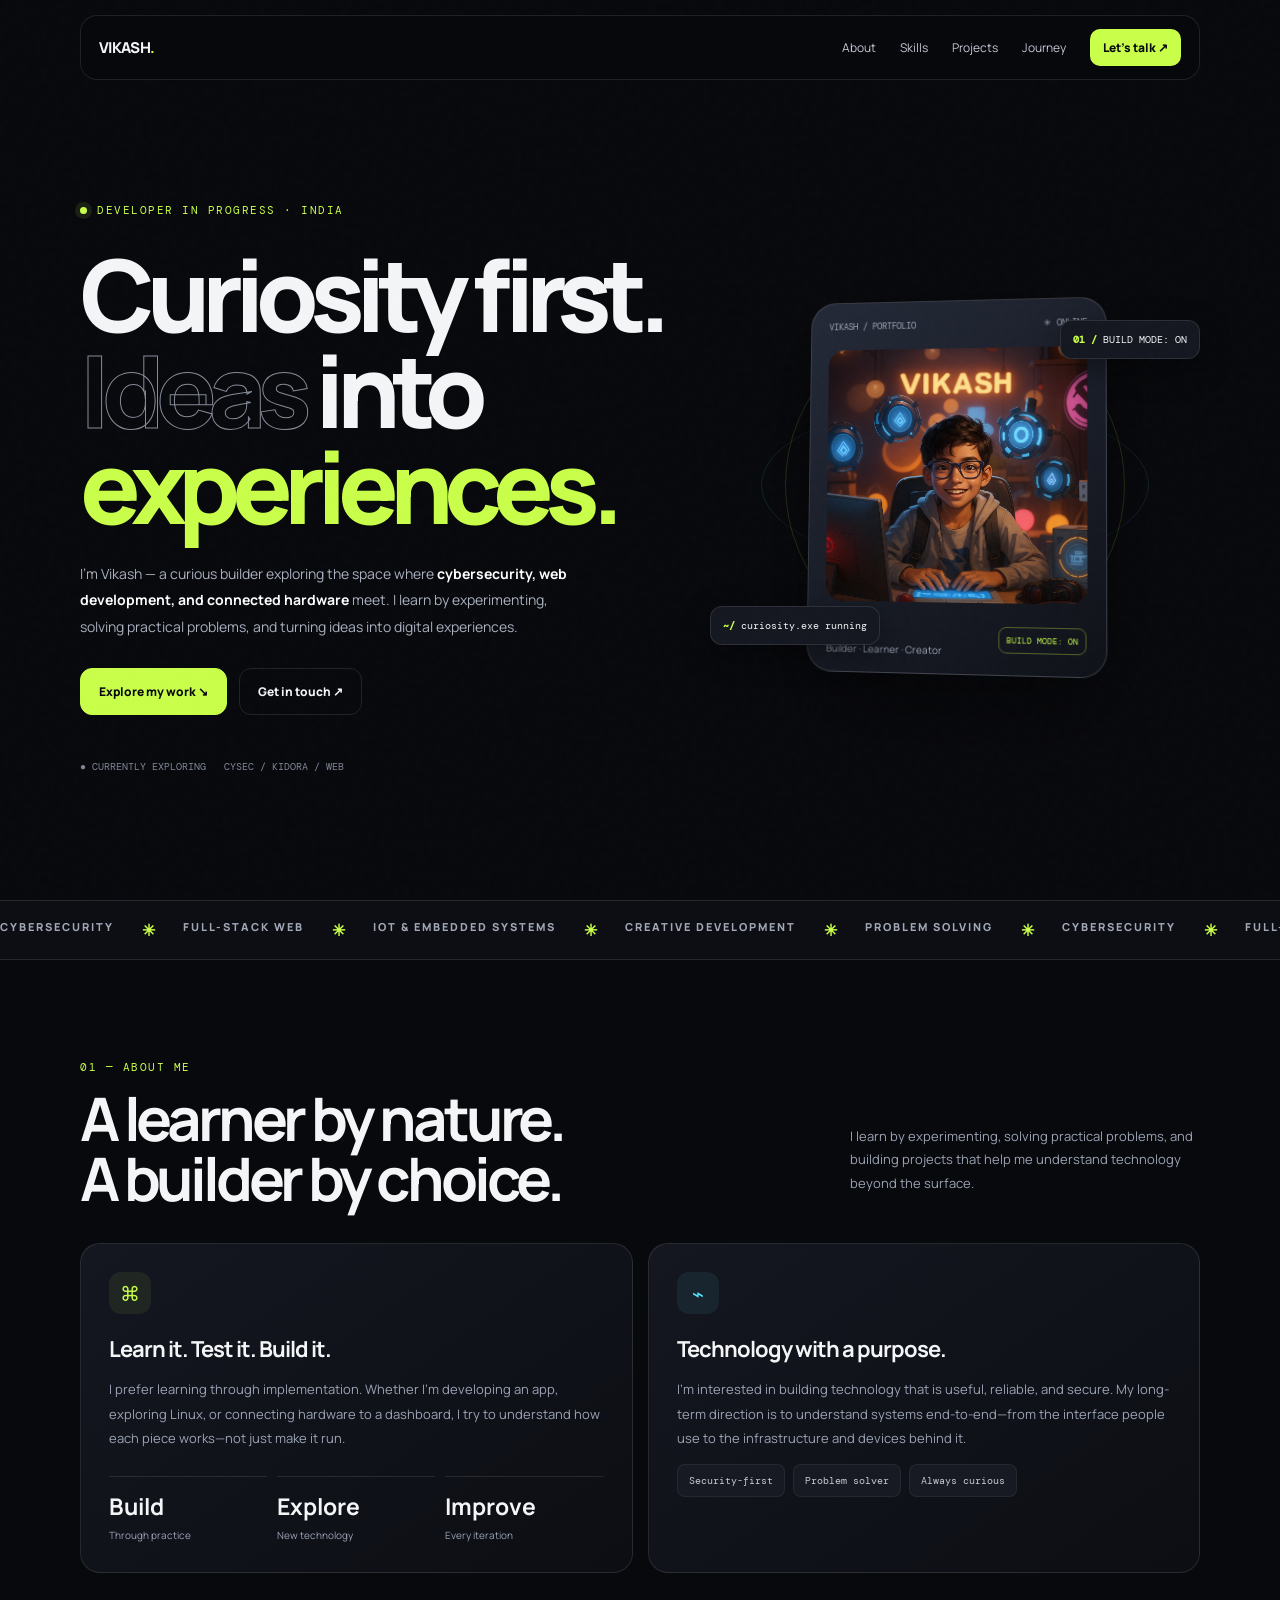
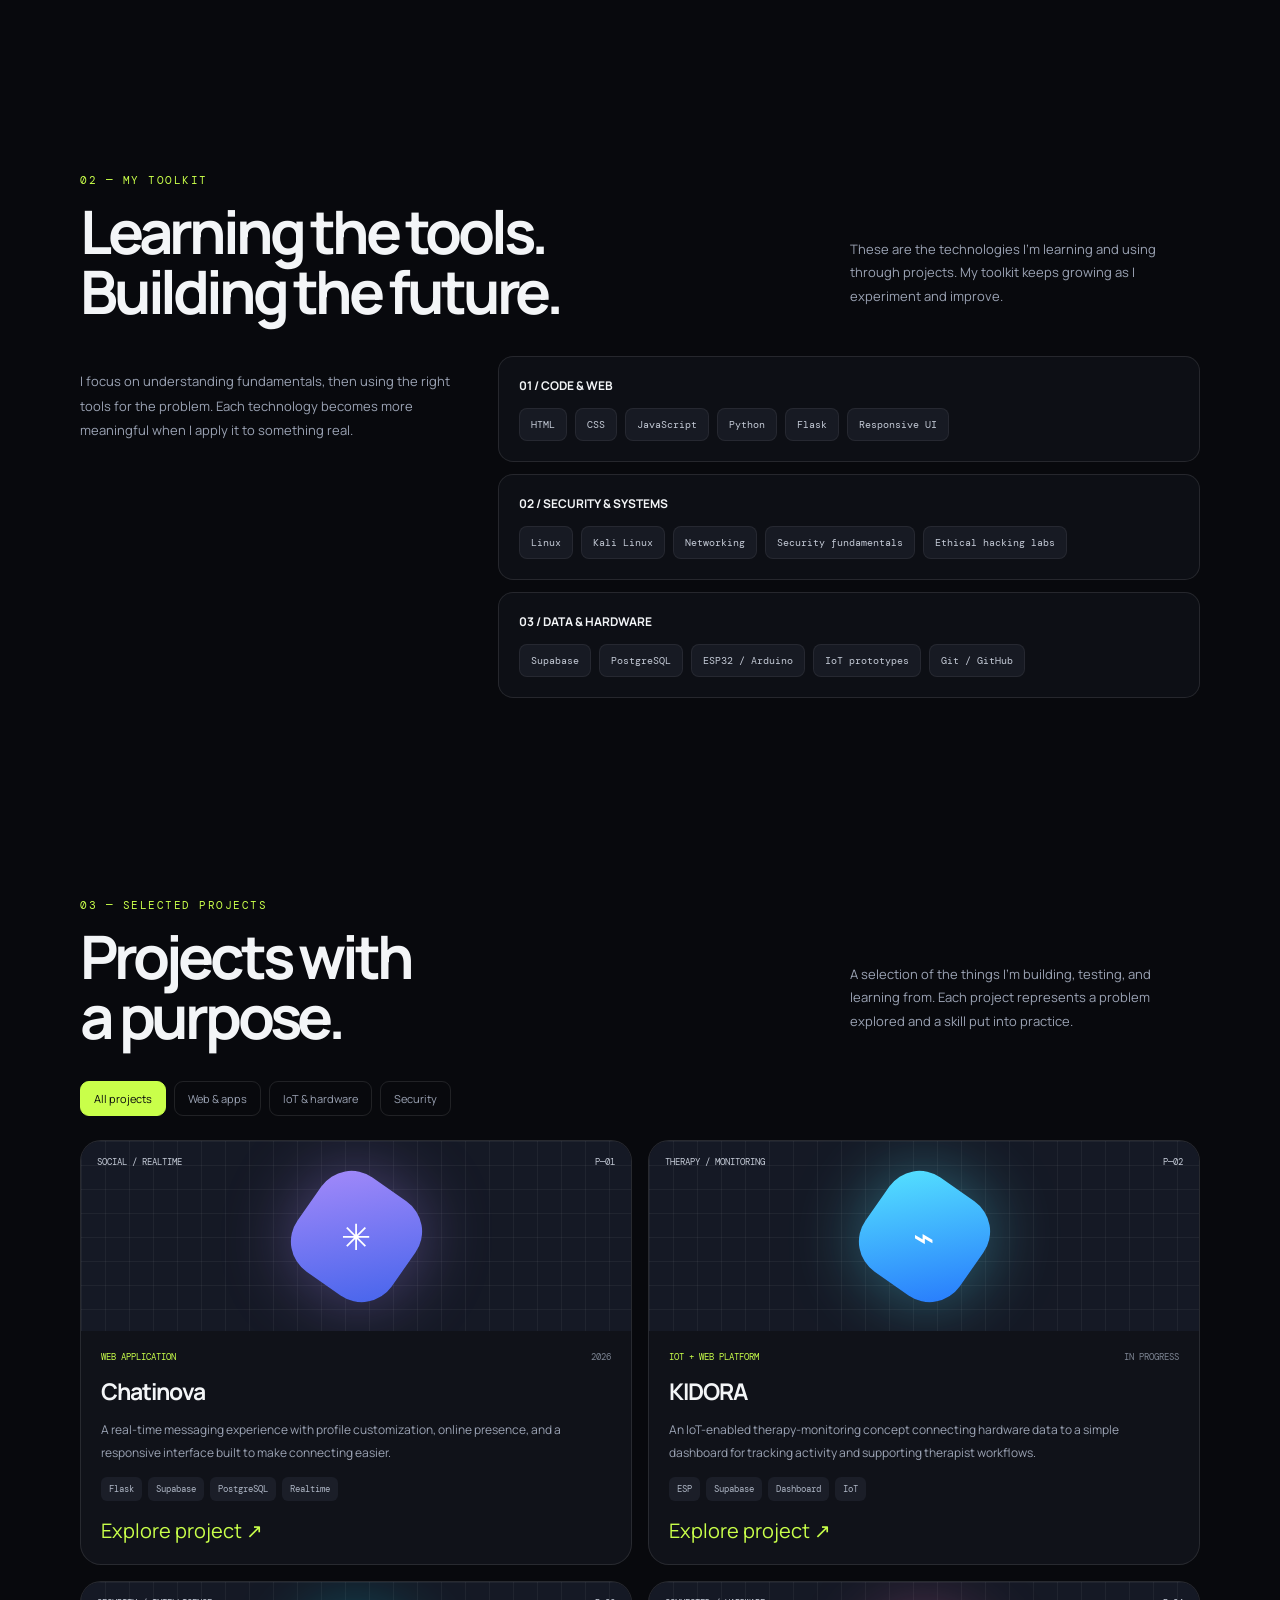
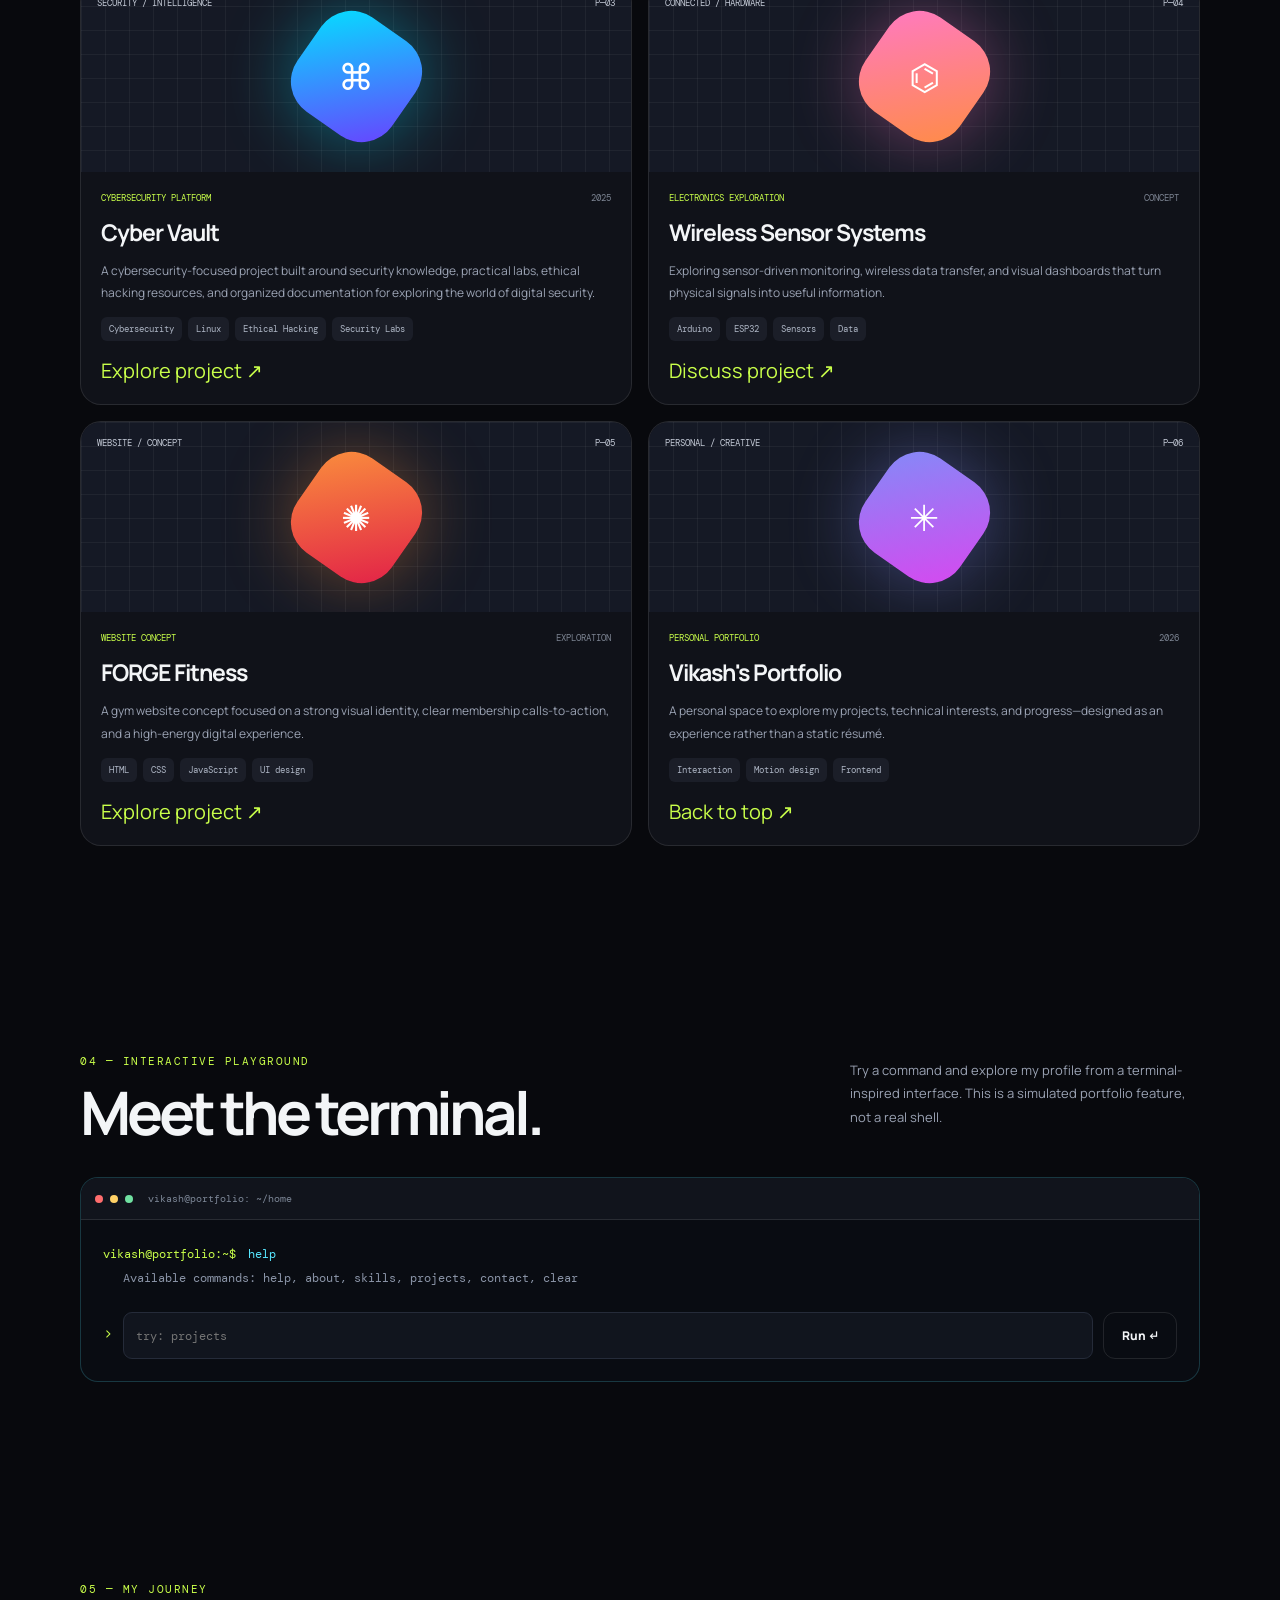
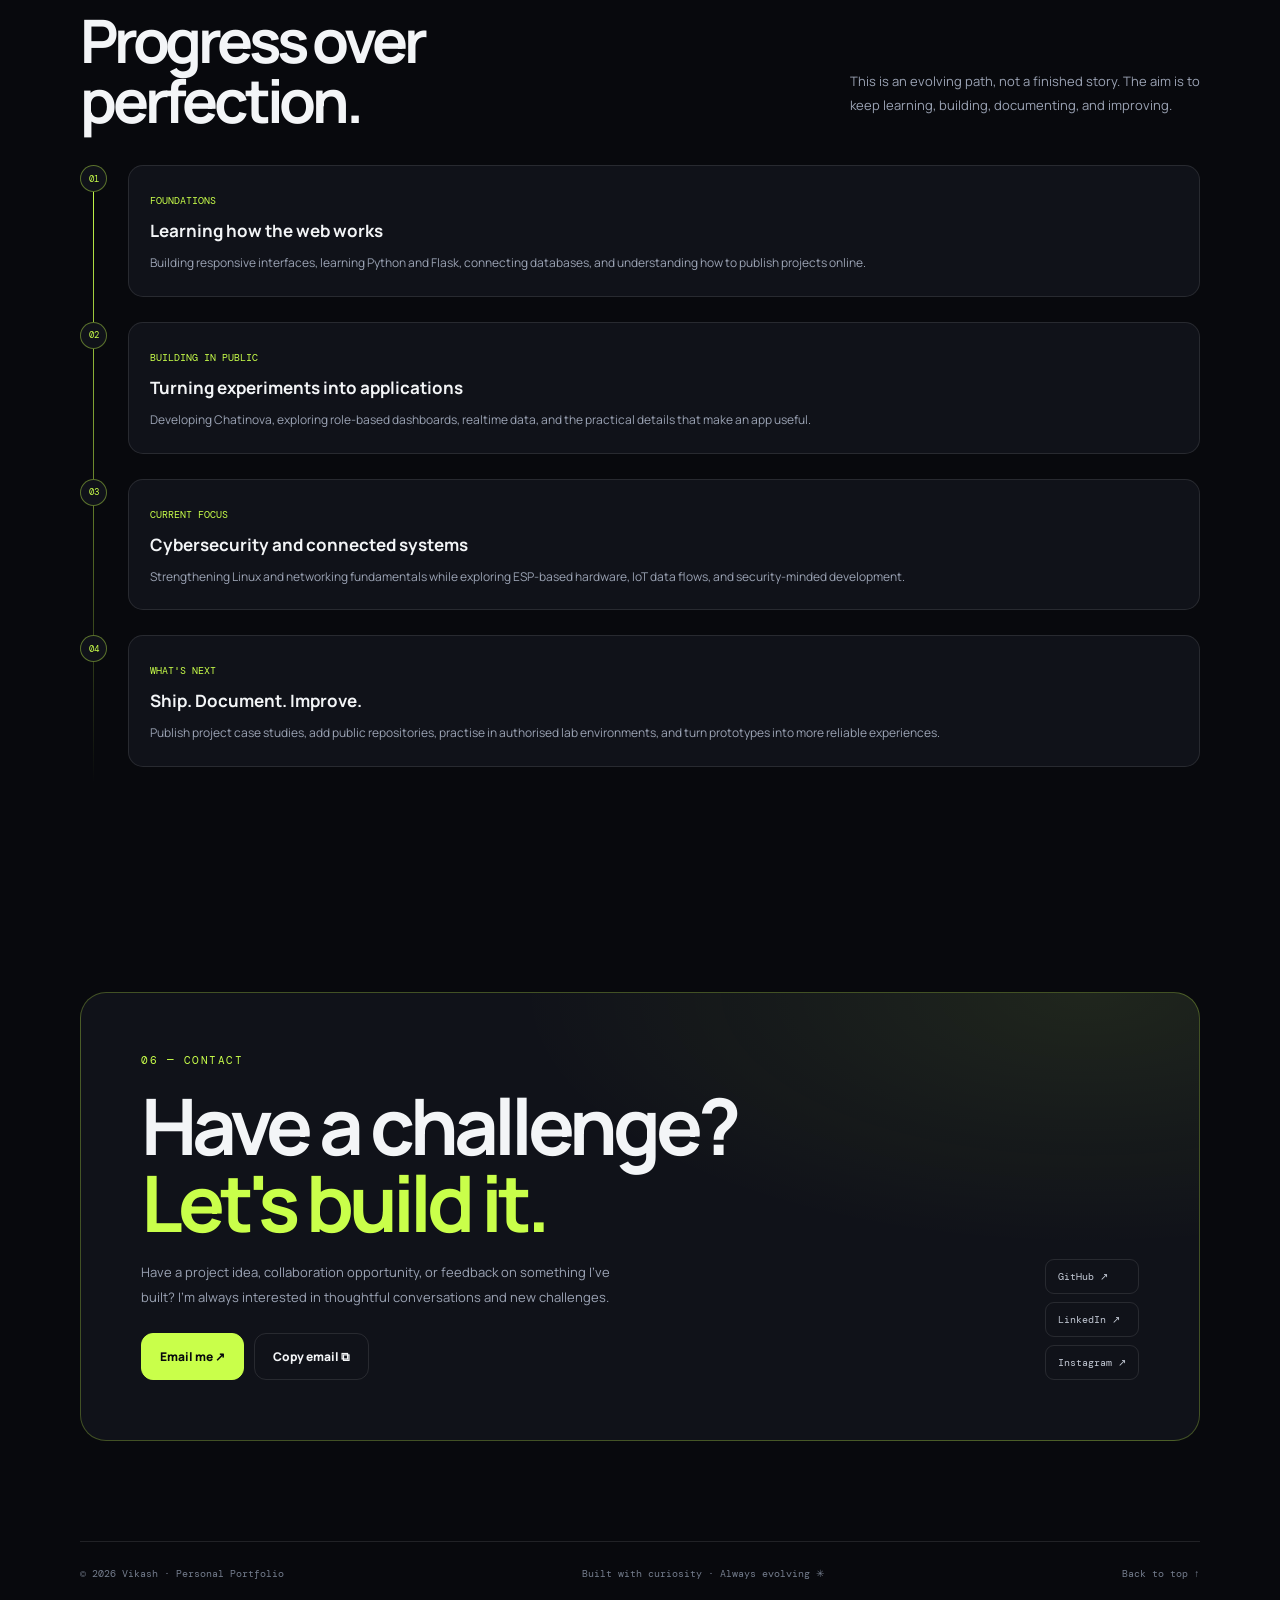
<file: index.html>
<!DOCTYPE html>
<html lang="en">
<head>
<meta charset="UTF-8">
<meta name="viewport" content="width=device-width, initial-scale=1.0">
<meta name="theme-color" content="#08090d">
<meta name="description" content="Vikash — aspiring cybersecurity engineer, web developer, and IoT innovator.">
<title>Vikash's Portfolio | Developer & Cybersecurity Learner</title>

<link rel="preconnect" href="https://fonts.googleapis.com">
<link href="https://fonts.googleapis.com/css2?family=DM+Mono:wght@400;500&family=Manrope:wght@400;500;600;700;800&display=swap" rel="stylesheet">

<style>
:root {
  --bg: #08090d;
  --panel: #11141c;
  --text: #f3f5f7;
  --muted: #9ba3b4;
  --line: rgba(255,255,255,.1);
  --lime: #c9ff4a;
  --cyan: #57e7ff;
  --violet: #a78bfa;
  --pink: #ff79c6;
}

* { box-sizing: border-box; }
html { scroll-behavior: smooth; scroll-padding-top: 90px; }

body {
  margin: 0;
  background: var(--bg);
  color: var(--text);
  font-family: Manrope, sans-serif;
  overflow-x: hidden;
}

a { color: inherit; text-decoration: none; }
button, input { font: inherit; }
::selection { background: var(--lime); color: #08090d; }

#progress {
  position: fixed;
  top: 0;
  left: 0;
  width: 0;
  height: 2px;
  background: var(--lime);
  z-index: 1000;
  box-shadow: 0 0 15px var(--lime);
}

.noise {
  position: fixed;
  inset: 0;
  pointer-events: none;
  z-index: 10;
  opacity: .025;
  background-image: url("data:image/svg+xml,%3Csvg viewBox='0 0 180 180' xmlns='http://www.w3.org/2000/svg'%3E%3Cfilter id='n'%3E%3CfeTurbulence type='fractalNoise' baseFrequency='.8' numOctaves='3' stitchTiles='stitch'/%3E%3C/filter%3E%3Crect width='100%25' height='100%25' filter='url(%23n)' opacity='.6'/%3E%3C/svg%3E");
}

nav {
  position: fixed;
  z-index: 100;
  top: 15px;
  left: 50%;
  transform: translateX(-50%);
  width: min(1120px, calc(100% - 30px));
  padding: 13px 18px;
  display: flex;
  justify-content: space-between;
  align-items: center;
  border: 1px solid var(--line);
  border-radius: 17px;
  background: rgba(8,9,13,.85);
  backdrop-filter: blur(18px);
}

.brand { font-size: 15px; font-weight: 800; letter-spacing: -.7px; }
.brand span { color: var(--lime); }

.navlinks { display: flex; align-items: center; gap: 24px; font-size: 12px; color: #c4c9d4; }
.navlinks a:hover { color: var(--lime); }

.nav-cta {
  padding: 10px 13px;
  border-radius: 10px;
  background: var(--lime);
  color: #08090d !important;
  font-weight: 800;
}

main { width: min(1120px, calc(100% - 40px)); margin: auto; }

.hero {
  min-height: 100svh;
  padding: 145px 0 75px;
  display: grid;
  grid-template-columns: 1.1fr .9fr;
  gap: 30px;
  align-items: center;
  position: relative;
}

.eyebrow {
  display: inline-flex;
  align-items: center;
  gap: 10px;
  color: var(--lime);
  font: 11px "DM Mono", monospace;
  letter-spacing: 1.5px;
  text-transform: uppercase;
}

.pulse {
  width: 7px;
  height: 7px;
  border-radius: 50%;
  background: var(--lime);
  box-shadow: 0 0 0 5px #c9ff4a18;
  animation: pulse 1.8s infinite;
}

@keyframes pulse {
  50% { box-shadow: 0 0 0 10px transparent; }
}

h1 {
  font-size: clamp(55px, 8vw, 100px);
  line-height: .96;
  letter-spacing: -.085em;
  margin: 27px 0;
  font-weight: 800;
}

.outline {
  color: transparent;
  -webkit-text-stroke: 1px #858b98;
}

.lime { color: var(--lime); }

.hero-copy {
  max-width: 490px;
  color: #aab1bf;
  line-height: 1.9;
  font-size: 14px;
}

.hero-actions { display: flex; flex-wrap: wrap; gap: 12px; margin-top: 28px; }

.btn {
  display: inline-flex;
  align-items: center;
  justify-content: center;
  gap: 10px;
  padding: 14px 18px;
  border: 1px solid var(--line);
  border-radius: 12px;
  font-size: 12px;
  font-weight: 800;
  cursor: pointer;
  transition: .25s;
  background: transparent;
  color: var(--text);
}

.btn:hover { transform: translateY(-4px); border-color: var(--lime); }
.btn.primary { background: var(--lime); color: #08090d; border-color: var(--lime); }

.hero-foot {
  display: flex;
  flex-wrap: wrap;
  gap: 18px;
  margin-top: 45px;
  color: #7f8796;
  font: 10px "DM Mono", monospace;
  text-transform: uppercase;
}

.visual { min-height: 450px; display: grid; place-items: center; position: relative; perspective: 900px; }

.orbit {
  position: absolute;
  width: 340px;
  height: 340px;
  border: 1px solid #c9ff4a2c;
  border-radius: 50%;
  animation: spin 25s linear infinite;
}

.orbit:before {
  content: "";
  position: absolute;
  inset: -25px;
  border: 1px solid #57e7ff22;
  border-radius: 50%;
  transform: rotateX(65deg);
}

@keyframes spin { to { transform: rotate(360deg); } }

.profile-card {
  width: min(300px, 82%);
  height: 375px;
  position: relative;
  border: 1px solid #ffffff25;
  border-radius: 26px;
  overflow: hidden;
  background: linear-gradient(145deg,#242a38,#101219);
  box-shadow: 0 30px 90px #0008;
  transform: rotateY(-7deg) rotateX(3deg);
  transition: transform .2s;
}

.profile-top {
  display: flex;
  justify-content: space-between;
  padding: 18px;
  font: 9px "DM Mono", monospace;
  color: #9ba3b4;
}

.profile-photo {
  position: absolute;
  inset: 48px 18px 70px;
  border-radius: 17px;
  overflow: hidden;
  background: radial-gradient(circle at 50% 25%,#454c5d,#151821 65%);
  display: grid;
  place-items: center;
}

.profile-photo img { width: 100%; height: 100%; object-fit: cover; }

.photo-fallback { text-align: center; color: var(--lime); }
.photo-fallback strong { display: block; font-size: 75px; letter-spacing: -7px; }
.photo-fallback small { color: #aab1bf; font: 9px "DM Mono", monospace; }

.profile-bottom {
  position: absolute;
  bottom: 0;
  left: 0;
  right: 0;
  padding: 16px 19px;
  display: flex;
  align-items: center;
  justify-content: space-between;
  font-size: 12px;
}

.profile-bottom small { display: block; color: var(--muted); margin-top: 5px; }

.mini-chip {
  border: 1px solid #c9ff4a55;
  border-radius: 8px;
  padding: 7px;
  color: var(--lime);
  font: 8px "DM Mono", monospace;
}

.float-tag {
  position: absolute;
  padding: 12px;
  border: 1px solid var(--line);
  border-radius: 12px;
  background: #151821;
  box-shadow: 0 10px 30px #0006;
  font: 10px "DM Mono", monospace;
  animation: float 5s ease-in-out infinite;
}

.float-tag b { color: var(--lime); }
.tag-one { top: 60px; right: 0; }
.tag-two { bottom: 65px; left: 0; animation-delay: -2s; }

@keyframes float { 50% { transform: translateY(-12px); } }

.marquee {
  overflow: hidden;
  border-block: 1px solid var(--line);
  background: #0c0e13;
  padding: 18px 0;
  margin: 0 calc((1120px - 100vw)/2);
}

.marquee-track {
  display: flex;
  gap: 28px;
  width: max-content;
  animation: marquee 28s linear infinite;
}

.marquee span {
  white-space: nowrap;
  font-size: 11px;
  font-weight: 800;
  text-transform: uppercase;
  letter-spacing: 2px;
  color: #a1a7b5;
}

.marquee b { color: var(--lime); }

@keyframes marquee { to { transform: translateX(-50%); } }

section { padding: 100px 0; }

.section-head {
  display: flex;
  justify-content: space-between;
  align-items: end;
  gap: 25px;
  margin-bottom: 35px;
}

.kicker {
  color: var(--lime);
  font: 11px "DM Mono", monospace;
  text-transform: uppercase;
  letter-spacing: 1.5px;
}

.section-head h2 {
  font-size: clamp(36px,5vw,60px);
  line-height: 1;
  letter-spacing: -.07em;
  margin: 14px 0 0;
}

.section-head p {
  max-width: 350px;
  color: var(--muted);
  font-size: 13px;
  line-height: 1.8;
}

.about-grid { display: grid; grid-template-columns: 1fr 1fr; gap: 15px; }

.about-panel {
  padding: 28px;
  min-height: 250px;
  border: 1px solid var(--line);
  border-radius: 20px;
  background: linear-gradient(145deg,#141720,#0c0e13);
  position: relative;
  overflow: hidden;
}

.about-panel h3 { font-size: 22px; letter-spacing: -1px; margin: 20px 0 12px; }
.about-panel p { font-size: 13px; color: var(--muted); line-height: 1.9; }

.about-icon {
  width: 42px;
  height: 42px;
  display: grid;
  place-items: center;
  border-radius: 12px;
  color: var(--lime);
  background: #c9ff4a12;
  font-size: 20px;
}

.stats { display: grid; grid-template-columns: repeat(3,1fr); gap: 10px; margin-top: 25px; }
.stat { border-top: 1px solid var(--line); padding-top: 13px; }
.stat strong { display: block; font-size: 23px; }
.stat small { font-size: 10px; color: var(--muted); }

.skills-wrap { display: grid; grid-template-columns: .7fr 1.3fr; gap: 40px; }
.skills-intro { color: var(--muted); font-size: 13px; line-height: 1.9; }
.skill-groups { display: grid; gap: 12px; }

.skill-group { padding: 20px; border: 1px solid var(--line); border-radius: 15px; background: #0d0f15; }
.skill-group h3 { font-size: 12px; margin: 0 0 14px; }

.chips { display: flex; flex-wrap: wrap; gap: 8px; }

.chip {
  font: 10px "DM Mono", monospace;
  padding: 9px 11px;
  border: 1px solid #ffffff10;
  border-radius: 8px;
  background: #171a23;
  color: #c4cad6;
  transition: .2s;
}

.chip:hover { border-color: var(--cyan); color: var(--cyan); transform: translateY(-2px); }

.project-controls { display: flex; flex-wrap: wrap; gap: 8px; margin-bottom: 24px; }

.filter {
  padding: 9px 13px;
  border: 1px solid var(--line);
  border-radius: 9px;
  background: transparent;
  color: var(--muted);
  cursor: pointer;
  font-size: 11px;
}

.filter.active,.filter:hover { background: var(--lime); color: #08090d; border-color: var(--lime); }

.projects-grid { display: grid; grid-template-columns: 1fr 1fr; gap: 16px; }

.project-card {
  overflow: hidden;
  border: 1px solid var(--line);
  border-radius: 21px;
  background: #101219;
  transition: transform .3s,border-color .3s;
}

.project-card:hover { transform: translateY(-6px); border-color: #c9ff4a66; }
.project-card.hidden { display: none; }

.project-art {
  height: 190px;
  display: grid;
  place-items: center;
  position: relative;
  overflow: hidden;
  background: #151925;
}

.art-grid {
  position: absolute;
  inset: 0;
  background-image: linear-gradient(#ffffff0c 1px,transparent 1px),linear-gradient(90deg,#ffffff0c 1px,transparent 1px);
  background-size: 24px 24px;
}

.art-orb {
  width: 115px;
  height: 115px;
  border-radius: 32%;
  transform: rotate(35deg);
  background: linear-gradient(135deg,var(--a),var(--b));
  box-shadow: 0 0 70px color-mix(in srgb,var(--a),transparent 60%);
  animation: orb 8s ease-in-out infinite;
}

@keyframes orb { 50% { transform: rotate(55deg) scale(1.08); } }

.art-symbol { position: absolute; color: white; font-size: 36px; }
.art-label,.art-number { position: absolute; top: 15px; font: 9px "DM Mono",monospace; color: #c4cad6; }
.art-label { left: 16px; }
.art-number { right: 16px; }

.project-body { padding: 20px; }
.project-meta { display: flex; justify-content: space-between; margin-bottom: 12px; }
.project-type { color: var(--lime); font: 9px "DM Mono",monospace; text-transform: uppercase; }
.project-year { color: #7c8492; font: 9px "DM Mono",monospace; }
.project-body h3 { font-size: 23px; letter-spacing: -1px; margin: 0 0 10px; }
.project-body p { color: var(--muted); font-size: 12px; line-height: 1.9; }
.project-tags { display: flex; flex-wrap: wrap; gap: 6px; }
.project-tags span { padding: 6px 8px; background: #1b1e28; border-radius: 6px; color: #aeb6c5; font: 9px "DM Mono",monospace; }
.project-link { display: inline-block; margin-top: 16px; color: var(--lime); font-size: 20px; }

.terminal { border: 1px solid #57e7ff33; border-radius: 18px; overflow: hidden; background: #090c12; }
.terminal-bar { display: flex; align-items: center; gap: 7px; padding: 14px; border-bottom: 1px solid var(--line); background: #11141c; }
.dot { width: 8px; height: 8px; border-radius: 50%; background: #ff6d6d; }
.dot:nth-child(2) { background: #ffd166; }
.dot:nth-child(3) { background: #70e1a1; }
.terminal-title { margin-left: 8px; font: 10px "DM Mono",monospace; color: #7d8797; }

.terminal-content { padding: 22px; font: 12px/2 "DM Mono",monospace; color: #b6c0d0; }
.term-line { display: flex; flex-wrap: wrap; gap: 12px; }
.prompt { color: var(--lime); }
.term-command { color: var(--cyan); }
.term-output { color: #8b95a8; padding-left: 20px; overflow-wrap: anywhere; }
.term-cursor { display: inline-block; width: 7px; height: 14px; background: var(--lime); animation: blink 1s steps(2) infinite; }
@keyframes blink { 50% { opacity: 0; } }

#terminalForm { display: flex; gap: 10px; padding: 0 22px 22px; }
#terminalInput { flex: 1; min-width: 0; background: #11151e; border: 1px solid #252b39; border-radius: 9px; padding: 12px; color: white; font: 12px "DM Mono",monospace; }

.timeline { position: relative; }
.timeline:before { content: ""; position: absolute; left: 13px; top: 8px; bottom: 10px; width: 1px; background: linear-gradient(var(--lime),transparent); }
.timeline-item { display: grid; grid-template-columns: 28px 1fr; gap: 20px; padding-bottom: 25px; }
.timeline-node { width: 27px; height: 27px; border: 1px solid #c9ff4a66; border-radius: 50%; background: #101219; color: var(--lime); display: grid; place-items: center; font: 9px "DM Mono",monospace; z-index: 1; }
.timeline-content { padding: 21px; border: 1px solid var(--line); border-radius: 15px; background: #101219; }
.timeline-content .time { color: var(--lime); font: 10px "DM Mono",monospace; }
.timeline-content h3 { font-size: 17px; margin: 10px 0; }
.timeline-content p { color: var(--muted); font-size: 12px; line-height: 1.9; margin: 0; }

.contact-panel {
  padding: clamp(28px,6vw,60px);
  border: 1px solid #c9ff4a44;
  border-radius: 26px;
  background: radial-gradient(ellipse at 90% 0%,#c9ff4a15,transparent 40%),#101219;
}

.contact-grid { display: grid; grid-template-columns: 1fr auto; align-items: end; gap: 25px; }
.contact-panel h2 { font-size: clamp(40px,7vw,78px); line-height: .98; letter-spacing: -5px; margin: 20px 0; }
.contact-panel h2 span { color: var(--lime); }
.contact-panel p { max-width: 500px; color: var(--muted); font-size: 13px; line-height: 1.9; }
.contact-actions { display: flex; flex-wrap: wrap; gap: 10px; margin-top: 24px; }
.socials { display: flex; flex-direction: column; gap: 8px; }
.socials a { padding: 10px 12px; border: 1px solid var(--line); border-radius: 9px; color: #c4cad6; font: 10px "DM Mono",monospace; }
.socials a:hover { border-color: var(--lime); color: var(--lime); }

footer {
  padding: 25px 0 35px;
  border-top: 1px solid var(--line);
  display: flex;
  justify-content: space-between;
  gap: 15px;
  color: #747d8d;
  font: 10px "DM Mono",monospace;
}

.reveal { opacity: 0; transform: translateY(25px); transition: opacity .7s,transform .7s; }
.reveal.visible { opacity: 1; transform: translateY(0); }

@media(max-width:800px) {
  .hero { grid-template-columns: 1fr; padding-top: 135px; }
  .hero h1 { font-size: clamp(55px,12vw,85px); }
  .visual { min-height: 420px; }
  .section-head { align-items: start; flex-direction: column; }
  .about-grid,.projects-grid { grid-template-columns: 1fr; }
  .skills-wrap { grid-template-columns: 1fr; gap: 20px; }
  .contact-grid { grid-template-columns: 1fr; }
  .socials { flex-direction: row; flex-wrap: wrap; }
  .marquee { margin: 0 calc((100% - 100vw)/2); }
}

@media(max-width:480px) {
  main { width: calc(100% - 28px); }
  nav { width: calc(100% - 18px); padding: 11px; }
  .navlinks { gap: 12px; }
  .navlinks a:not(.nav-cta) { display: none; }
  .hero h1 { font-size: 55px; }
  .visual { min-height: 370px; }
  .profile-card { height: 320px; }
  .orbit { width: 270px; height: 270px; }
  .tag-one { right: -2px; }
  .tag-two { left: -2px; }
  section { padding: 75px 0; }
  .about-panel { padding: 22px; }
  .project-art { height: 175px; }
  .contact-panel h2 { letter-spacing: -3px; }
  footer { flex-direction: column; }
}

@media(prefers-reduced-motion:reduce) {
  *,*::before,*::after { animation-duration:.01ms!important; scroll-behavior:auto!important; transition-duration:.01ms!important; }
  .reveal { opacity: 1; transform: none; }
}
</style>
</head>

<body>
<div id="progress"></div>
<div class="noise"></div>

<nav>
  <a class="brand" href="#home">VIKASH<span>.</span></a>
  <div class="navlinks">
    <a href="#about">About</a>
    <a href="#skills">Skills</a>
    <a href="#projects">Projects</a>
    <a href="#journey">Journey</a>
    <a href="#contact" class="nav-cta">Let's talk ↗</a>
  </div>
</nav>

<main>
<section class="hero" id="home">
  <div>
    <div class="eyebrow"><span class="pulse"></span> Developer in progress · India</div>
    <h1>Curiosity first.<br><span class="outline">Ideas</span> into<br><span class="lime">experiences.</span></h1>
    <p class="hero-copy">
      I'm Vikash — a curious builder exploring the space where
      <strong style="color:white">cybersecurity, web development, and connected hardware</strong>
      meet. I learn by experimenting, solving practical problems, and turning ideas into digital experiences.
    </p>
    <div class="hero-actions">
      <a class="btn primary" href="#projects">Explore my work ↘</a>
      <a class="btn" href="#contact">Get in touch ↗</a>
    </div>
    <div class="hero-foot">
      <span>● Currently exploring</span>
      <span>CYSEC / KIDORA / WEB</span>
    </div>
  </div>

  <div class="visual" id="visual">
    <div class="orbit"></div>
    <div class="profile-card" id="profileCard">
      <div class="profile-top"><span>VIKASH / PORTFOLIO</span><span>✳ ONLINE</span></div>
      <div class="profile-photo">
        <img src="vikash.png" alt="Portrait of Vikash"
          onerror="this.style.display='none';document.getElementById('photoFallback').style.display='block'">
        <div class="photo-fallback" id="photoFallback" style="display:none">
          <strong>V.</strong><small>ADD YOUR PHOTO</small>
        </div>
      </div>
      <div class="profile-bottom">
        <div><strong>Vikash S.</strong><small>Builder · Learner · Creator</small></div>
        <span class="mini-chip">BUILD MODE: ON</span>
      </div>
    </div>
    <div class="float-tag tag-one"><b>01 /</b> BUILD MODE: ON</div>
    <div class="float-tag tag-two"><b>~/</b> curiosity.exe running</div>
  </div>
</section>

<div class="marquee">
  <div class="marquee-track">
    <span>Cybersecurity</span><b>✳</b><span>Full-stack web</span><b>✳</b>
    <span>IoT & embedded systems</span><b>✳</b><span>Creative development</span><b>✳</b>
    <span>Problem solving</span><b>✳</b><span>Cybersecurity</span><b>✳</b>
    <span>Full-stack web</span><b>✳</b><span>IoT & embedded systems</span><b>✳</b>
    <span>Creative development</span><b>✳</b><span>Problem solving</span><b>✳</b>
  </div>
</div>

<section id="about">
  <div class="section-head reveal">
    <div><div class="kicker">01 — About me</div><h2>A learner by nature.<br>A builder by choice.</h2></div>
    <p>I learn by experimenting, solving practical problems, and building projects that help me understand technology beyond the surface.</p>
  </div>

  <div class="about-grid">
    <article class="about-panel reveal">
      <div class="about-icon">⌘</div>
      <h3>Learn it. Test it. Build it.</h3>
      <p>I prefer learning through implementation. Whether I'm developing an app, exploring Linux, or connecting hardware to a dashboard, I try to understand how each piece works—not just make it run.</p>
      <div class="stats">
        <div class="stat"><strong>Build</strong><small>Through practice</small></div>
        <div class="stat"><strong>Explore</strong><small>New technology</small></div>
        <div class="stat"><strong>Improve</strong><small>Every iteration</small></div>
      </div>
    </article>

    <article class="about-panel reveal">
      <div class="about-icon" style="color:var(--cyan);background:#57e7ff12">⌁</div>
      <h3>Technology with a purpose.</h3>
      <p>I'm interested in building technology that is useful, reliable, and secure. My long-term direction is to understand systems end-to-end—from the interface people use to the infrastructure and devices behind it.</p>
      <div class="chips">
        <span class="chip">Security-first</span>
        <span class="chip">Problem solver</span>
        <span class="chip">Always curious</span>
      </div>
    </article>
  </div>
</section>

<section id="skills">
  <div class="section-head reveal">
    <div><div class="kicker">02 — My toolkit</div><h2>Learning the tools.<br>Building the future.</h2></div>
    <p>These are the technologies I'm learning and using through projects. My toolkit keeps growing as I experiment and improve.</p>
  </div>

  <div class="skills-wrap">
    <p class="skills-intro reveal">I focus on understanding fundamentals, then using the right tools for the problem. Each technology becomes more meaningful when I apply it to something real.</p>

    <div class="skill-groups reveal">
      <div class="skill-group">
        <h3>01 / CODE & WEB</h3>
        <div class="chips">
          <span class="chip">HTML</span><span class="chip">CSS</span>
          <span class="chip">JavaScript</span><span class="chip">Python</span>
          <span class="chip">Flask</span><span class="chip">Responsive UI</span>
        </div>
      </div>

      <div class="skill-group">
        <h3>02 / SECURITY & SYSTEMS</h3>
        <div class="chips">
          <span class="chip">Linux</span><span class="chip">Kali Linux</span>
          <span class="chip">Networking</span><span class="chip">Security fundamentals</span>
          <span class="chip">Ethical hacking labs</span>
        </div>
      </div>

      <div class="skill-group">
        <h3>03 / DATA & HARDWARE</h3>
        <div class="chips">
          <span class="chip">Supabase</span><span class="chip">PostgreSQL</span>
          <span class="chip">ESP32 / Arduino</span><span class="chip">IoT prototypes</span>
          <span class="chip">Git / GitHub</span>
        </div>
      </div>
    </div>
  </div>
</section>

<section id="projects">
  <div class="section-head reveal">
    <div><div class="kicker">03 — Selected projects</div><h2>Projects with<br>a purpose.</h2></div>
    <p>A selection of the things I'm building, testing, and learning from. Each project represents a problem explored and a skill put into practice.</p>
  </div>

  <div class="project-controls reveal">
    <button class="filter active" data-filter="all">All projects</button>
    <button class="filter" data-filter="web">Web & apps</button>
    <button class="filter" data-filter="iot">IoT & hardware</button>
    <button class="filter" data-filter="security">Security</button>
  </div>

  <div class="projects-grid">

    <article class="project-card reveal" data-category="web">
      <div class="project-art" style="--a:#a78bfa;--b:#4263eb">
        <div class="art-grid"></div><span class="art-label">SOCIAL / REALTIME</span><span class="art-number">P—01</span>
        <div class="art-orb"></div><span class="art-symbol">✳</span>
      </div>
      <div class="project-body">
        <div class="project-meta"><span class="project-type">Web application</span><span class="project-year">2026</span></div>
        <h3>Chatinova</h3>
        <p>A real-time messaging experience with profile customization, online presence, and a responsive interface built to make connecting easier.</p>
        <div class="project-tags"><span>Flask</span><span>Supabase</span><span>PostgreSQL</span><span>Realtime</span></div>
        <a class="project-link" href="https://chatinova.onrender.com" target="_blank" rel="noreferrer">Explore project ↗</a>
      </div>
    </article>

    <article class="project-card reveal" data-category="iot web">
      <div class="project-art" style="--a:#57e7ff;--b:#2575fc">
        <div class="art-grid"></div><span class="art-label">THERAPY / MONITORING</span><span class="art-number">P—02</span>
        <div class="art-orb"></div><span class="art-symbol">⌁</span>
      </div>
      <div class="project-body">
        <div class="project-meta"><span class="project-type">IoT + web platform</span><span class="project-year">IN PROGRESS</span></div>
        <h3>KIDORA</h3>
        <p>An IoT-enabled therapy-monitoring concept connecting hardware data to a simple dashboard for tracking activity and supporting therapist workflows.</p>
        <div class="project-tags"><span>ESP</span><span>Supabase</span><span>Dashboard</span><span>IoT</span></div>
        <a class="project-link" href="https://sparkkingv.github.io/kidora/" target="_blank" rel="noreferrer">Explore project ↗</a>
      </div>
    </article>

    
<article class="project-card reveal" data-category="security">
  <div class="project-art" style="--a:#00e5ff;--b:#6c3cff">
    <div class="art-grid"></div>
    <span class="art-label">SECURITY / INTELLIGENCE</span>
    <span class="art-number">P—03</span>
    <div class="art-orb"></div>
    <span class="art-symbol">⌘</span>
  </div>

  <div class="project-body">
    <div class="project-meta">
      <span class="project-type">Cybersecurity platform</span>
      <span class="project-year">2025</span>
    </div>

    <h3>Cyber Vault</h3>
    <p>A cybersecurity-focused project built around security knowledge, practical labs, ethical hacking resources, and organized documentation for exploring the world of digital security.</p>

    <div class="project-tags">
      <span>Cybersecurity</span>
      <span>Linux</span>
      <span>Ethical Hacking</span>
      <span>Security Labs</span>
    </div>

    <a class="project-link" href="https://sparkkingv.github.io/CyberVault/">Explore project ↗</a>
  </div>
</article>


    <article class="project-card reveal" data-category="iot">
      <div class="project-art" style="--a:#ff79c6;--b:#ff8c42">
        <div class="art-grid"></div><span class="art-label">CONNECTED / HARDWARE</span><span class="art-number">P—04</span>
        <div class="art-orb"></div><span class="art-symbol">⌬</span>
      </div>
      <div class="project-body">
        <div class="project-meta"><span class="project-type">Electronics exploration</span><span class="project-year">CONCEPT</span></div>
        <h3>Wireless Sensor Systems</h3>
        <p>Exploring sensor-driven monitoring, wireless data transfer, and visual dashboards that turn physical signals into useful information.</p>
        <div class="project-tags"><span>Arduino</span><span>ESP32</span><span>Sensors</span><span>Data</span></div>
        <a class="project-link" href="#contact">Discuss project ↗</a>
      </div>
    </article>

    <article class="project-card reveal" data-category="web">
      <div class="project-art" style="--a:#fb923c;--b:#e11d48">
        <div class="art-grid"></div><span class="art-label">WEBSITE / CONCEPT</span><span class="art-number">P—05</span>
        <div class="art-orb"></div><span class="art-symbol">✺</span>
      </div>
      <div class="project-body">
        <div class="project-meta"><span class="project-type">Website concept</span><span class="project-year">EXPLORATION</span></div>
        <h3>FORGE Fitness</h3>
        <p>A gym website concept focused on a strong visual identity, clear membership calls-to-action, and a high-energy digital experience.</p>
        <div class="project-tags"><span>HTML</span><span>CSS</span><span>JavaScript</span><span>UI design</span></div>
        <a class="project-link" href="https://sparkkingv.github.io/forgefitness/">Explore project ↗</a>
      </div>
    </article>

    <article class="project-card reveal" data-category="web">
      <div class="project-art" style="--a:#818cf8;--b:#d946ef">
        <div class="art-grid"></div><span class="art-label">PERSONAL / CREATIVE</span><span class="art-number">P—06</span>
        <div class="art-orb"></div><span class="art-symbol">✳</span>
      </div>
      <div class="project-body">
        <div class="project-meta"><span class="project-type">Personal portfolio</span><span class="project-year">2026</span></div>
        <h3>Vikash's Portfolio</h3>
        <p>A personal space to explore my projects, technical interests, and progress—designed as an experience rather than a static résumé.</p>
        <div class="project-tags"><span>Interaction</span><span>Motion design</span><span>Frontend</span></div>
        <a class="project-link" href="#home">Back to top ↗</a>
      </div>
    </article>

  </div>
</section>

<section id="lab">
  <div class="section-head reveal">
    <div><div class="kicker">04 — Interactive playground</div><h2>Meet the terminal.</h2></div>
    <p>Try a command and explore my profile from a terminal-inspired interface. This is a simulated portfolio feature, not a real shell.</p>
  </div>

  <div class="terminal reveal">
    <div class="terminal-bar">
      <span class="dot"></span><span class="dot"></span><span class="dot"></span>
      <span class="terminal-title">vikash@portfolio: ~/home</span>
    </div>

    <div class="terminal-content" id="terminalContent">
      <div class="term-line"><span class="prompt">vikash@portfolio:~$</span><span class="term-command">help</span></div>
      <div class="term-output">Available commands: help, about, skills, projects, contact, clear</div>
      <div id="terminalOutput"></div>
    </div>

    <form id="terminalForm">
      <span class="prompt" style="padding-top:10px">›</span>
      <input id="terminalInput" placeholder="try: projects" aria-label="Enter terminal command" autocomplete="off">
      <button class="btn" type="submit">Run ↵</button>
    </form>
  </div>
</section>

<section id="journey">
  <div class="section-head reveal">
    <div><div class="kicker">05 — My journey</div><h2>Progress over<br>perfection.</h2></div>
    <p>This is an evolving path, not a finished story. The aim is to keep learning, building, documenting, and improving.</p>
  </div>

  <div class="timeline">
    <div class="timeline-item reveal">
      <div class="timeline-node">01</div>
      <div class="timeline-content">
        <span class="time">FOUNDATIONS</span>
        <h3>Learning how the web works</h3>
        <p>Building responsive interfaces, learning Python and Flask, connecting databases, and understanding how to publish projects online.</p>
      </div>
    </div>

    <div class="timeline-item reveal">
      <div class="timeline-node">02</div>
      <div class="timeline-content">
        <span class="time">BUILDING IN PUBLIC</span>
        <h3>Turning experiments into applications</h3>
        <p>Developing Chatinova, exploring role-based dashboards, realtime data, and the practical details that make an app useful.</p>
      </div>
    </div>

    <div class="timeline-item reveal">
      <div class="timeline-node">03</div>
      <div class="timeline-content">
        <span class="time">CURRENT FOCUS</span>
        <h3>Cybersecurity and connected systems</h3>
        <p>Strengthening Linux and networking fundamentals while exploring ESP-based hardware, IoT data flows, and security-minded development.</p>
      </div>
    </div>

    <div class="timeline-item reveal">
      <div class="timeline-node">04</div>
      <div class="timeline-content">
        <span class="time">WHAT'S NEXT</span>
        <h3>Ship. Document. Improve.</h3>
        <p>Publish project case studies, add public repositories, practise in authorised lab environments, and turn prototypes into more reliable experiences.</p>
      </div>
    </div>
  </div>
</section>

<section id="contact">
  <div class="contact-panel reveal">
    <div class="contact-grid">
      <div>
        <div class="kicker">06 — Contact</div>
        <h2>Have a challenge?<br><span>Let's build it.</span></h2>
        <p>Have a project idea, collaboration opportunity, or feedback on something I've built? I'm always interested in thoughtful conversations and new challenges.</p>
        <div class="contact-actions">
          <a class="btn primary" id="emailLink" href="mailto:vikashtech1106@gmail.com?subject=Let's%20connect">Email me ↗</a>
          <button class="btn" id="copyEmail" type="button">Copy email ⧉</button>
        </div>
      </div>

      <div class="socials">
        <a href="https://github.com/sparkkingv" target="_blank" rel="noreferrer">GitHub ↗</a>
        <a href="https://www.linkedin.com/in/vikash-s-s/" target="_blank" rel="noreferrer">LinkedIn ↗</a>
        <a href="https://www.instagram.com/sparkking_v/" target="_blank" rel="noreferrer">Instagram ↗</a>
      </div>
    </div>
  </div>
</section>

<footer>
  <span>© <span id="year"></span> Vikash · Personal Portfolio</span>
  <span>Built with curiosity · Always evolving ✳</span>
  <a href="#home">Back to top ↑</a>
</footer>
</main>

<script>
const $ = (selector, root = document) => root.querySelector(selector);
const $$ = (selector, root = document) => [...root.querySelectorAll(selector)];

$("#year").textContent = new Date().getFullYear();

// Reading progress indicator
window.addEventListener("scroll", () => {
  const max = document.documentElement.scrollHeight - innerHeight;
  $("#progress").style.width = (max > 0 ? scrollY / max * 100 : 0) + "%";
}, { passive: true });

// Reveal sections as they enter the viewport
const observer = new IntersectionObserver(entries => {
  entries.forEach(entry => {
    if (entry.isIntersecting) {
      entry.target.classList.add("visible");
      observer.unobserve(entry.target);
    }
  });
}, { threshold: 0.12 });

$$(".reveal").forEach(el => observer.observe(el));

// Portrait card tilt interaction
const visual = $("#visual");
const card = $("#profileCard");

if (matchMedia("(pointer:fine)").matches) {
  visual.addEventListener("pointermove", event => {
    const rect = visual.getBoundingClientRect();
    const x = (event.clientX - rect.left) / rect.width - .5;
    const y = (event.clientY - rect.top) / rect.height - .5;
    card.style.transform =
      `rotateY(${-7 + x * 16}deg) rotateX(${3 - y * 10}deg)`;
  });

  visual.addEventListener("pointerleave", () => {
    card.style.transform = "rotateY(-7deg) rotateX(3deg)";
  });
}

// Filter project cards
$$(".filter").forEach(button => {
  button.addEventListener("click", () => {
    $$(".filter").forEach(b => b.classList.remove("active"));
    button.classList.add("active");

    const filter = button.dataset.filter;

    $$(".project-card").forEach(project => {
      const categories = project.dataset.category.split(" ");
      const show = filter === "all" || categories.includes(filter);
      project.classList.toggle("hidden", !show);

      if (show) {
        project.classList.remove("visible");
        requestAnimationFrame(() => project.classList.add("visible"));
      }
    });
  });
});

// Simulated interactive terminal
const responses = {
  help: "Available commands: help, about, skills, projects, contact, clear",
  about: "I'm Vikash — a builder exploring cybersecurity, web development, and IoT.",
  skills: "Current toolkit: Python, HTML/CSS/JS, Flask, Linux, Supabase, ESP/Arduino.",
  projects: "Chatinova | KIDORA | Project CYSEC | Wireless Sensor Systems | FORGE Fitness | Personal Portfolio.",
  contact: "Use the contact section below. vikashtech1106@gmail.com",
};

$("#terminalForm").addEventListener("submit", event => {
  event.preventDefault();

  const input = $("#terminalInput");
  const command = input.value.trim().toLowerCase();
  const output = $("#terminalOutput");

  if (!command) return;

  if (command === "clear") {
    output.innerHTML = "";
    input.value = "";
    return;
  }

  const line = document.createElement("div");
  line.className = "term-line";

  const prompt = document.createElement("span");
  prompt.className = "prompt";
  prompt.textContent = "vikash@portfolio:~$";

  const text = document.createElement("span");
  text.className = "term-command";
  text.textContent = command;

  line.append(prompt, text);

  const result = document.createElement("div");
  result.className = "term-output";
  result.textContent = responses[command] ||
    `Command not found: ${command}. Type "help" to see available commands.`;

  output.append(line, result);
  input.value = "";
  $("#terminalContent").scrollTop = $("#terminalContent").scrollHeight;
});

// Contact email helper
const EMAIL = "vikashtech1106@gmail.com";

$("#copyEmail").addEventListener("click", async () => {
  if (EMAIL === "YOUR_EMAIL@example.com") {
    alert("First replace YOUR_EMAIL@example.com in the HTML with your actual email.");
    return;
  }

  try {
    await navigator.clipboard.writeText(EMAIL);
    $("#copyEmail").textContent = "Copied! ✓";
  } catch {
    alert("Email: " + EMAIL);
  }
});
</script>
</body>
</html>
</file>
